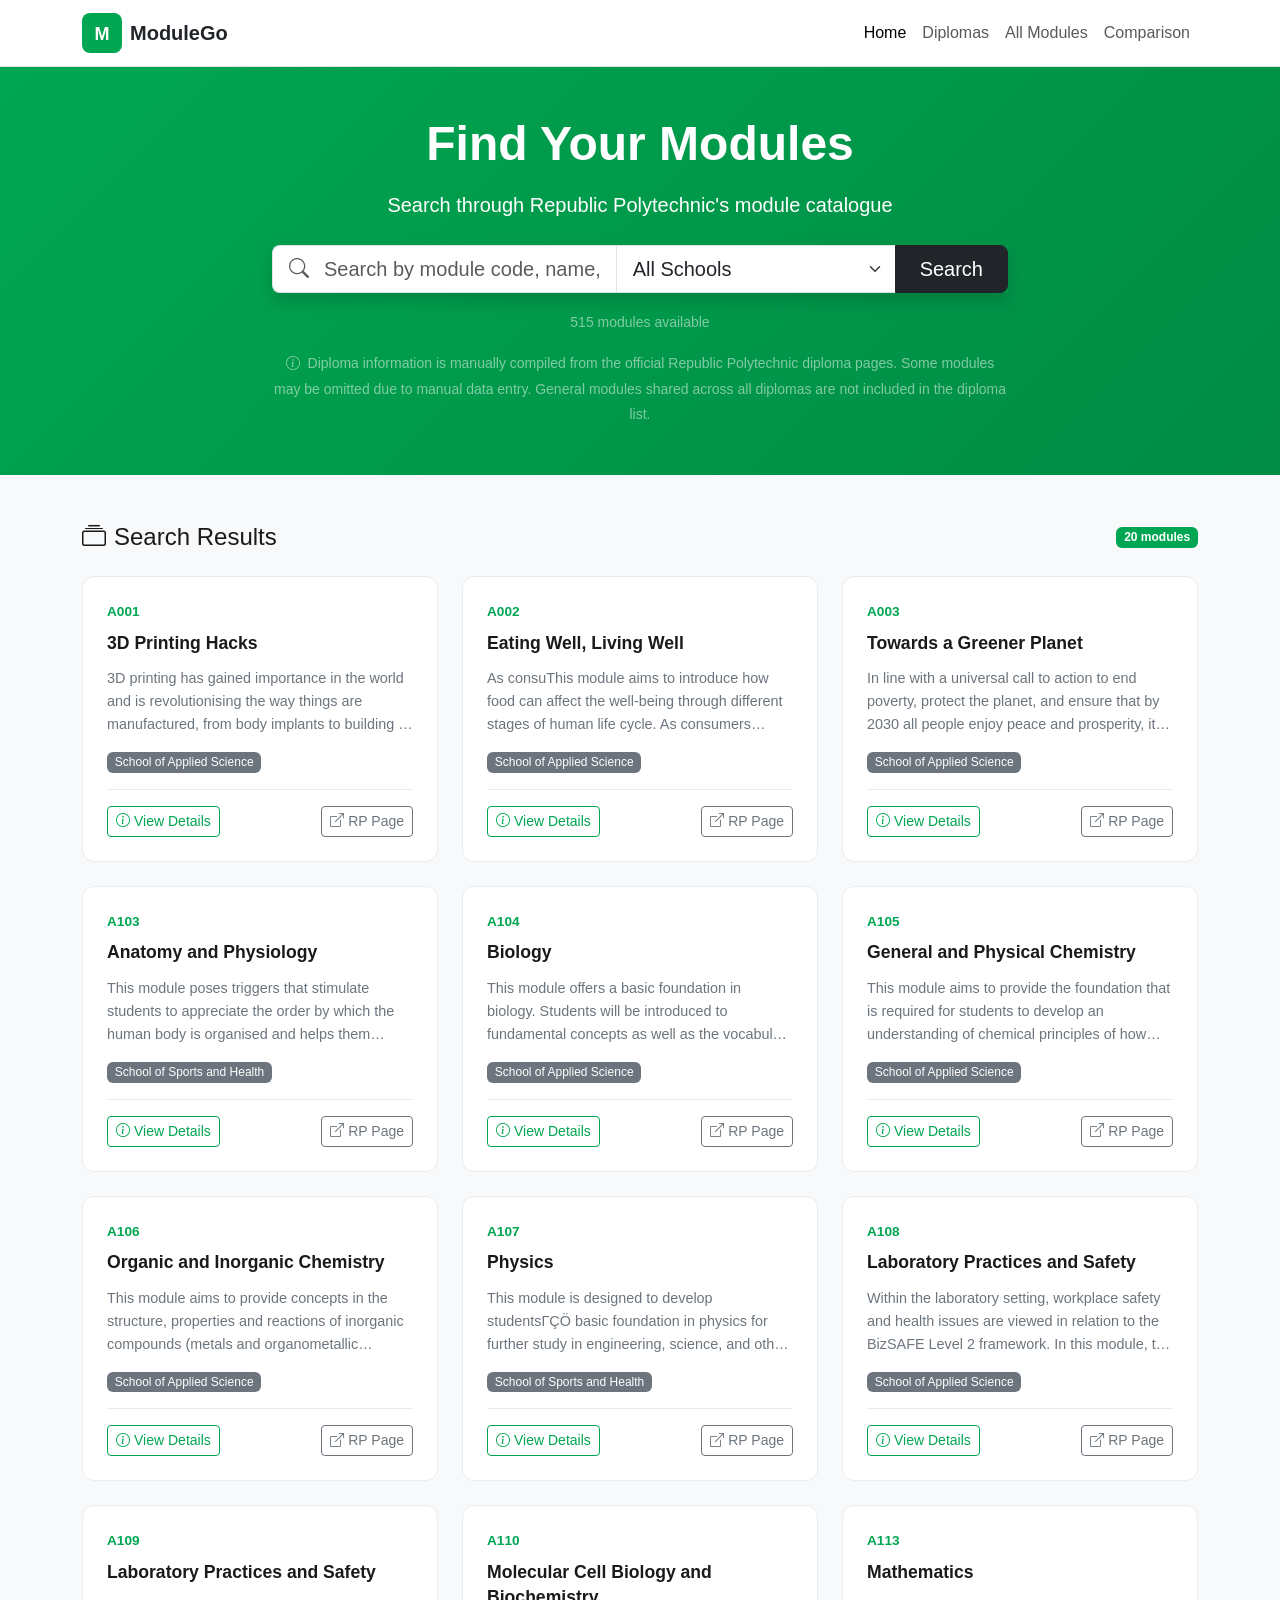
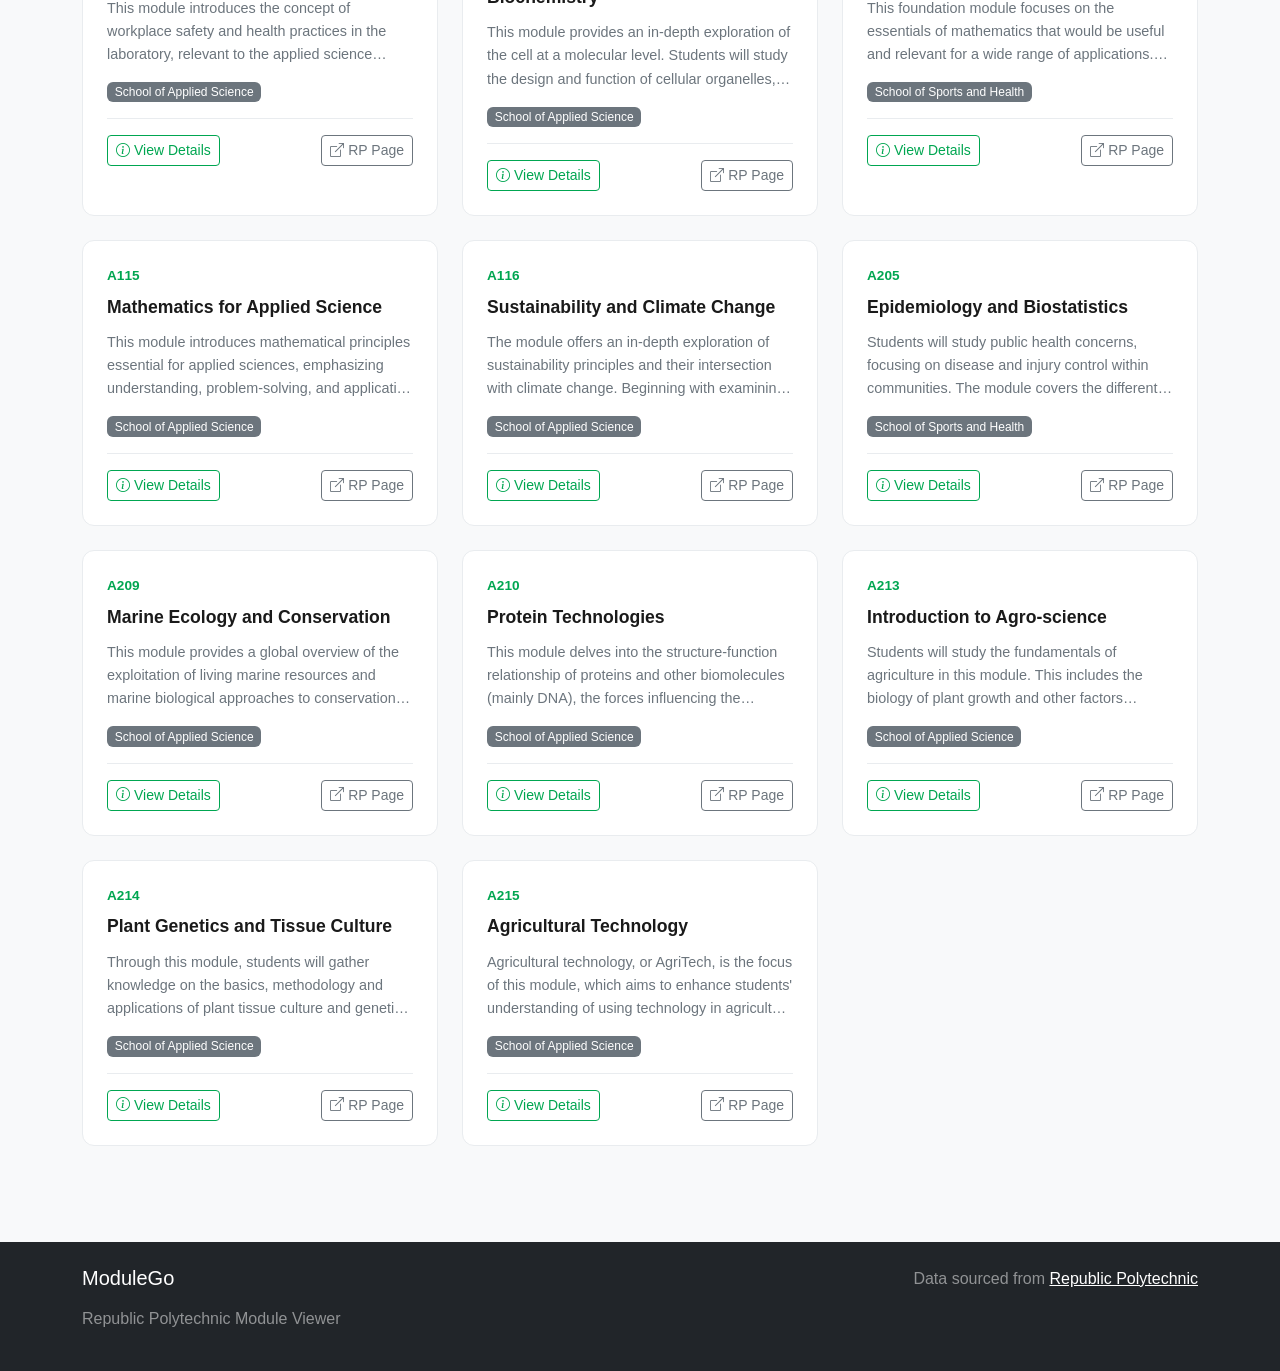
<file: index.html>
<!DOCTYPE html>
<html lang="en">
<head>
    <meta charset="UTF-8">
    <meta name="viewport" content="width=device-width, initial-scale=1.0">
    <title>ModuleGo - Republic Polytechnic Module Viewer</title>
    <link href="https://cdn.jsdelivr.net/npm/bootstrap@5.3.3/dist/css/bootstrap.min.css" rel="stylesheet">
    <link href="https://cdn.jsdelivr.net/npm/bootstrap-icons@1.11.3/font/bootstrap-icons.min.css" rel="stylesheet">
    <link href="css/styles.css" rel="stylesheet">
</head>
<body>
    <header class="bg-white border-bottom sticky-top">
        <nav class="navbar navbar-expand-lg">
            <div class="container">
                <a class="navbar-brand d-flex align-items-center gap-2" href="index.html">
                    <div class="rp-logo">
                        <svg viewBox="0 0 40 40" width="40" height="40">
                            <rect width="40" height="40" rx="8" fill="#00A651"/>
                            <text x="50%" y="55%" dominant-baseline="middle" text-anchor="middle" fill="white" font-size="18" font-weight="bold" font-family="Arial">M</text>
                        </svg>
                    </div>
                    <span class="fw-bold text-dark">ModuleGo</span>
                </a>
                <button class="navbar-toggler" type="button" data-bs-toggle="collapse" data-bs-target="#navbarNav">
                    <span class="navbar-toggler-icon"></span>
                </button>
                <div class="collapse navbar-collapse" id="navbarNav">
                    <ul class="navbar-nav ms-auto">
                        <li class="nav-item">
                            <a class="nav-link active" href="index.html">Home</a>
                        </li>
                        <li class="nav-item">
                            <a class="nav-link" href="https://www.rp.edu.sg/education/diplomas/" target="_blank">Diplomas</a>
                        </li>
                        <li class="nav-item">
                            <a class="nav-link" href="https://www.rp.edu.sg/education/modules/" target="_blank">All Modules</a>
                        </li>
                        <li class="nav-item">
                            <a class="nav-link" href="comparison.html">Comparison</a>
                        </li>
                    </ul>
                </div>
            </div>
        </nav>
    </header>

    <main>
        <section class="hero-section bg-primary text-white py-5">
            <div class="container">
                <div class="row justify-content-center">
                    <div class="col-lg-8 text-center">
                        <h1 class="display-5 fw-bold mb-3">Find Your Modules</h1>
                        <p class="lead mb-4">Search through Republic Polytechnic's module catalogue</p>
                        <div class="search-container position-relative">
                            <div class="input-group input-group-lg shadow">
                                <span class="input-group-text bg-white border-end-0">
                                    <i class="bi bi-search text-muted"></i>
                                </span>
                                <input 
                                    type="text" 
                                    id="searchInput" 
                                    class="form-control border-start-0 ps-0" 
                                    placeholder="Search by module code, name, or keyword..."
                                    autocomplete="off"
                                ><select id="schoolFilter" class="form-select" style="max-width: 280px;">
                                    <option value="all">All Schools</option>
                                    <option value="School of Applied Science">School of Applied Science</option>
                                    <option value="School of Engineering">School of Engineering</option>
                                    <option value="School of Infocomm">School of Infocomm</option>
                                    <option value="School of Hospitality">School of Hospitality</option>
                                    <option value="School of Management and Communication">School of Management and Communication</option>
                                    <option value="School of Sports, Health and Leisure">School of Sports, Health and Leisure</option>
                                    <option value="School of Technology for the Arts">School of Technology for the Arts</option>
                                </select>
                                <button id="searchBtn" class="btn btn-dark px-4" type="button">
                                    Search
                                </button>
                            </div>
                        </div>
                        <div class="mt-3">
                            <small class="text-white-50">
                                <span id="moduleCount">0</span> modules available
                            </small>
                        </div>
                        <!-- NEW: Diploma information note -->
                        <div class="mt-3">
                            <small class="text-white-50">
                                <i class="bi bi-info-circle me-1"></i>
                                Diploma information is manually compiled from the official Republic Polytechnic diploma pages. Some modules may be omitted due to manual data entry. General modules shared across all diplomas are not included in the diploma list.
                            </small>
                        </div>
                    </div>
                </div>
            </div>
        </section>

        <section class="results-section py-5">
            <div class="container">
                <div class="d-flex justify-content-between align-items-center mb-4">
                    <h2 class="h4 mb-0">
                        <i class="bi bi-collection me-2"></i>Search Results
                    </h2>
                    <span id="resultsCount" class="badge bg-primary">0 modules</span>
                </div>

                <div id="loadingSpinner" class="text-center py-5 d-none">
                    <div class="spinner-border text-primary" role="status">
                        <span class="visually-hidden">Loading...</span>
                    </div>
                    <p class="mt-3 text-muted">Loading modules...</p>
                </div>

                <div id="noResults" class="text-center py-5 d-none">
                    <i class="bi bi-inbox display-1 text-muted"></i>
                    <h3 class="mt-3 text-muted">No modules found</h3>
                    <p class="text-muted">Try a different search term</p>
                </div>

                <div id="resultsContainer" class="row g-4">
                </div>
            </div>
        </section>
    </main>

    <div class="modal fade" id="moduleModal" tabindex="-1" aria-labelledby="moduleModalLabel" aria-hidden="true">
        <div class="modal-dialog modal-lg modal-dialog-scrollable">
            <div class="modal-content">
                <div class="modal-header">
                    <h5 class="modal-title" id="moduleModalLabel">Module Details</h5>
                    <button type="button" class="btn-close" data-bs-dismiss="modal" aria-label="Close"></button>
                </div>
                <div class="modal-body" id="moduleModalBody">
                </div>
            </div>
        </div>
    </div>

    <footer class="bg-dark text-white py-4 mt-5">
        <div class="container">
            <div class="row">
                <div class="col-md-6">
                    <h5 class="mb-3">ModuleGo</h5>
                    <p class="text-white-50">Republic Polytechnic Module Viewer</p>
                </div>
                <div class="col-md-6 text-md-end">
                    <p class="text-white-50 mb-0">
                        Data sourced from <a href="https://www.rp.edu.sg" class="text-white" target="_blank">Republic Polytechnic</a>
                    </p>
                </div>
            </div>
        </div>
    </footer>

    <script src="https://cdn.jsdelivr.net/npm/bootstrap@5.3.3/dist/js/bootstrap.bundle.min.js"></script>
    <script src="js/data.js"></script>
    <script src="js/ui.js"></script>
    <script src="js/search.js"></script>
    <script src="js/detail.js"></script>
    <script src="js/app.js"></script>
</body>
</html>
</file>
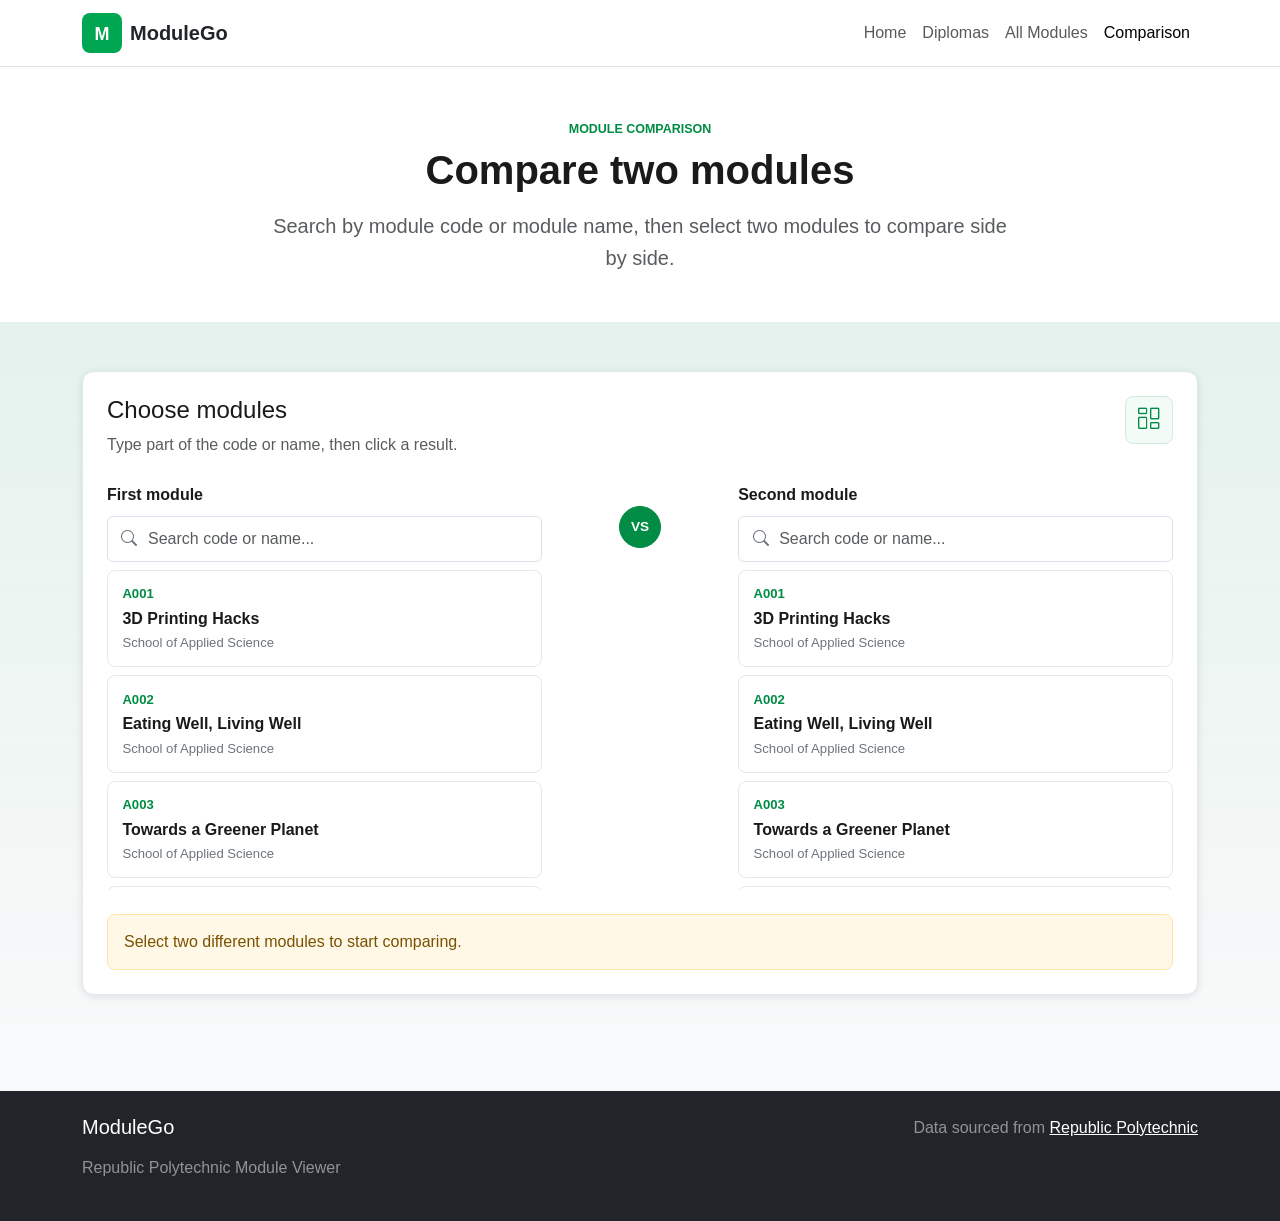
<file: comparison.html>
<!DOCTYPE html>
<html lang="en">
<head>
    <meta charset="UTF-8">
    <meta name="viewport" content="width=device-width, initial-scale=1.0">
    <title>Module Comparison - ModuleGo</title>
    <link href="https://cdn.jsdelivr.net/npm/bootstrap@5.3.3/dist/css/bootstrap.min.css" rel="stylesheet">
    <link href="https://cdn.jsdelivr.net/npm/bootstrap-icons@1.11.3/font/bootstrap-icons.min.css" rel="stylesheet">
    <link href="css/styles.css?v=4" rel="stylesheet">
</head>
<body>
    <header class="bg-white border-bottom sticky-top">
        <nav class="navbar navbar-expand-lg">
            <div class="container">
                <a class="navbar-brand d-flex align-items-center gap-2" href="index.html">
                    <div class="rp-logo">
                        <svg viewBox="0 0 40 40" width="40" height="40">
                            <rect width="40" height="40" rx="8" fill="#00A651"/>
                            <text x="50%" y="55%" dominant-baseline="middle" text-anchor="middle" fill="white" font-size="18" font-weight="bold" font-family="Arial">M</text>
                        </svg>
                    </div>
                    <span class="fw-bold text-dark">ModuleGo</span>
                </a>
                <button class="navbar-toggler" type="button" data-bs-toggle="collapse" data-bs-target="#navbarNav">
                    <span class="navbar-toggler-icon"></span>
                </button>
                <div class="collapse navbar-collapse" id="navbarNav">
                    <ul class="navbar-nav ms-auto">
                        <li class="nav-item">
                            <a class="nav-link" href="index.html">Home</a>
                        </li>
                        <li class="nav-item">
                            <a class="nav-link" href="https://www.rp.edu.sg/education/diplomas/" target="_blank">Diplomas</a>
                        </li>
                        <li class="nav-item">
                            <a class="nav-link" href="https://www.rp.edu.sg/education/modules/" target="_blank">All Modules</a>
                        </li>
                        <li class="nav-item">
                            <a class="nav-link active" href="comparison.html">Comparison</a>
                        </li>
                    </ul>
                </div>
            </div>
        </nav>
    </header>

    <main>
        <section class="comparison-page-hero py-5">
            <div class="container">
                <div class="row justify-content-center">
                    <div class="col-lg-8 text-center">
                        <span class="section-kicker">Module comparison</span>
                        <h1 class="display-6 fw-bold mb-3">Compare two modules</h1>
                        <p class="lead text-muted mb-0">Search by module code or module name, then select two modules to compare side by side.</p>
                    </div>
                </div>
            </div>
        </section>

        <section class="comparison-section py-5">
            <div class="container">
                <div class="comparison-panel">
                    <div class="d-flex flex-column flex-lg-row justify-content-between gap-3 mb-4">
                        <div>
                            <h2 class="h4 mb-2">Choose modules</h2>
                            <p class="text-muted mb-0">Type part of the code or name, then click a result.</p>
                        </div>
                        <div class="comparison-icon" aria-hidden="true">
                            <i class="bi bi-columns-gap"></i>
                        </div>
                    </div>

                    <div class="row g-3 align-items-start">
                        <div class="col-12 col-lg-5">
                            <label for="compareSearchOne" class="form-label fw-semibold">First module</label>
                            <div class="comparison-search-box">
                                <i class="bi bi-search"></i>
                                <input id="compareSearchOne" class="form-control comparison-search-input" type="text" placeholder="Search code or name..." autocomplete="off">
                            </div>
                            <div id="compareSelectedOne" class="selected-module mt-2 d-none"></div>
                            <div id="compareResultsOne" class="comparison-results mt-2"></div>
                        </div>
                        <div class="col-12 col-lg-2 text-center pt-lg-4">
                            <div class="compare-vs">VS</div>
                        </div>
                        <div class="col-12 col-lg-5">
                            <label for="compareSearchTwo" class="form-label fw-semibold">Second module</label>
                            <div class="comparison-search-box">
                                <i class="bi bi-search"></i>
                                <input id="compareSearchTwo" class="form-control comparison-search-input" type="text" placeholder="Search code or name..." autocomplete="off">
                            </div>
                            <div id="compareSelectedTwo" class="selected-module mt-2 d-none"></div>
                            <div id="compareResultsTwo" class="comparison-results mt-2"></div>
                        </div>
                    </div>

                    <div id="comparisonMessage" class="comparison-message mt-4">
                        Select two different modules to start comparing.
                    </div>

                    <div id="comparisonTableWrap" class="comparison-table-wrap mt-4 d-none">
                        <div class="table-responsive">
                            <table class="table comparison-table align-middle mb-0">
                                <thead>
                                    <tr>
                                        <th scope="col">Item</th>
                                        <th scope="col" id="compareHeaderOne">Module 1</th>
                                        <th scope="col" id="compareHeaderTwo">Module 2</th>
                                    </tr>
                                </thead>
                                <tbody id="comparisonTableBody">
                                </tbody>
                            </table>
                        </div>
                    </div>
                </div>
            </div>
        </section>
    </main>

    <footer class="bg-dark text-white py-4 mt-5">
        <div class="container">
            <div class="row">
                <div class="col-md-6">
                    <h5 class="mb-3">ModuleGo</h5>
                    <p class="text-white-50">Republic Polytechnic Module Viewer</p>
                </div>
                <div class="col-md-6 text-md-end">
                    <p class="text-white-50 mb-0">
                        Data sourced from <a href="https://www.rp.edu.sg" class="text-white" target="_blank">Republic Polytechnic</a>
                    </p>
                </div>
            </div>
        </div>
    </footer>

    <script src="https://cdn.jsdelivr.net/npm/bootstrap@5.3.3/dist/js/bootstrap.bundle.min.js"></script>
    <script src="js/data.js"></script>
    <script src="js/comparison.js"></script>
</body>
</html>
</file>
<file: css/styles.css>
:root {
    --rp-green: #00A651;
    --rp-green-dark: #008C44;
    --rp-green-light: #E6F7EE;
    --rp-black: #1a1a1a;
    --rp-white: #ffffff;
    --rp-gray: #6c757d;
    --rp-gray-light: #f8f9fa;
    --rp-shadow: 0 2px 8px rgba(0, 0, 0, 0.1);
    --rp-shadow-hover: 0 4px 16px rgba(0, 0, 0, 0.15);
    --rp-transition: all 0.2s ease;
}

* {
    box-sizing: border-box;
}

body {
    font-family: -apple-system, BlinkMacSystemFont, 'Segoe UI', Roboto, 'Helvetica Neue', Arial, sans-serif;
    color: var(--rp-black);
    background-color: var(--rp-gray-light);
    line-height: 1.6;
}

.bg-primary {
    background-color: var(--rp-green) !important;
}

.text-primary {
    color: var(--rp-green) !important;
}

.btn-primary {
    background-color: var(--rp-green);
    border-color: var(--rp-green);
}

.btn-primary:hover {
    background-color: var(--rp-green-dark);
    border-color: var(--rp-green-dark);
}

.nav-link {
    font-weight: 500;
}

.nav-link:hover,
.nav-link:focus {
    color: var(--rp-green);
}

.hero-section {
    background: linear-gradient(135deg, var(--rp-green) 0%, var(--rp-green-dark) 100%);
    padding: 3rem 0;
}

.comparison-page-hero {
    background: var(--rp-white);
    border-bottom: 1px solid #e7edf2;
}

.search-container .form-control {
    border-color: #dee2e6;
}

.search-container .form-control:focus {
    box-shadow: none;
    border-color: var(--rp-green);
}

.search-container .input-group-text {
    border-color: #dee2e6;
}

.comparison-section {
    background:
        linear-gradient(180deg, rgba(0, 166, 81, 0.08), rgba(248, 249, 250, 0)),
        var(--rp-gray-light);
}

.comparison-panel {
    background: var(--rp-white);
    border: 1px solid #e3e8ee;
    border-radius: 12px;
    box-shadow: var(--rp-shadow);
    padding: 1.5rem;
}

.section-kicker {
    color: var(--rp-green-dark);
    display: inline-block;
    font-size: 0.78rem;
    font-weight: 700;
    letter-spacing: 0;
    margin-bottom: 0.35rem;
    text-transform: uppercase;
}

.comparison-icon {
    align-items: center;
    background: #f3fbf7;
    border: 1px solid #cceedd;
    border-radius: 8px;
    color: var(--rp-green-dark);
    display: flex;
    flex: 0 0 auto;
    font-size: 1.35rem;
    height: 48px;
    justify-content: center;
    width: 48px;
}

.comparison-select {
    border-color: #d9e2ec;
    min-height: 46px;
}

.comparison-select:focus {
    border-color: var(--rp-green);
    box-shadow: 0 0 0 0.2rem rgba(0, 166, 81, 0.16);
}

.comparison-search-box {
    position: relative;
}

.comparison-search-box .bi-search {
    color: var(--rp-gray);
    left: 0.9rem;
    position: absolute;
    top: 50%;
    transform: translateY(-50%);
    z-index: 2;
}

.comparison-search-input {
    border-color: #d9e2ec;
    min-height: 46px;
    padding-left: 2.5rem;
}

.comparison-search-input:focus {
    border-color: var(--rp-green);
    box-shadow: 0 0 0 0.2rem rgba(0, 166, 81, 0.16);
}

.selected-module {
    align-items: center;
    background: var(--rp-green-light);
    border: 1px solid #bfe8d0;
    border-radius: 8px;
    color: var(--rp-black);
    display: flex;
    gap: 0.75rem;
    justify-content: space-between;
    padding: 0.75rem 0.9rem;
}

.selected-module strong {
    color: var(--rp-green-dark);
    margin-right: 0.35rem;
}

.selected-module button {
    align-items: center;
    background: var(--rp-white);
    border: 1px solid #bfe8d0;
    border-radius: 6px;
    color: var(--rp-green-dark);
    display: inline-flex;
    flex: 0 0 auto;
    height: 30px;
    justify-content: center;
    transition: var(--rp-transition);
    width: 30px;
}

.selected-module button:hover {
    background: var(--rp-green);
    color: var(--rp-white);
}

.comparison-results {
    display: grid;
    gap: 0.5rem;
    max-height: 320px;
    overflow-y: auto;
}

.comparison-result {
    background: var(--rp-white);
    border: 1px solid #e1e8ef;
    border-radius: 8px;
    display: grid;
    gap: 0.2rem;
    padding: 0.8rem 0.9rem;
    text-align: left;
    transition: var(--rp-transition);
    width: 100%;
}

.comparison-result:hover,
.comparison-result:focus {
    border-color: var(--rp-green);
    box-shadow: 0 4px 14px rgba(0, 166, 81, 0.12);
    outline: none;
}

.comparison-result-code {
    color: var(--rp-green-dark);
    font-size: 0.82rem;
    font-weight: 700;
}

.comparison-result-name {
    color: var(--rp-black);
    font-weight: 600;
    line-height: 1.35;
}

.comparison-result-school {
    color: var(--rp-gray);
    font-size: 0.82rem;
}

.comparison-empty-result {
    background: #f6f8fa;
    border: 1px dashed #cfd8e3;
    border-radius: 8px;
    color: var(--rp-gray);
    padding: 0.85rem 1rem;
}

.compare-vs {
    align-items: center;
    background: var(--rp-green-dark);
    border: 1px solid var(--rp-green-dark);
    border-radius: 999px;
    color: var(--rp-white);
    display: inline-flex;
    font-size: 0.85rem;
    font-weight: 700;
    height: 42px;
    justify-content: center;
    width: 42px;
}

.comparison-message {
    background: #fff8e6;
    border: 1px solid #ffe4a3;
    border-radius: 8px;
    color: #795100;
    padding: 0.9rem 1rem;
}

.comparison-table-wrap {
    border: 1px solid #e3e8ee;
    border-radius: 10px;
    overflow: hidden;
}

.comparison-table {
    background: var(--rp-white);
}

.comparison-table thead th {
    background: #dff4e8 !important;
    color: var(--rp-green-dark);
    font-size: 0.9rem;
    padding: 1rem;
}

.comparison-table tbody th {
    background: #f6faf8;
    color: var(--rp-green-dark);
    font-weight: 700;
    width: 18%;
}

.comparison-table td,
.comparison-table tbody th {
    border-color: #e7edf2;
    padding: 1rem;
    vertical-align: top;
}

.comparison-table tbody tr:nth-child(1) td,
.comparison-table tbody tr:nth-child(2) td {
    color: var(--rp-green-dark);
    font-weight: 600;
}

.module-card {
    background: var(--rp-white);
    border-radius: 12px;
    border: 1px solid #e9ecef;
    padding: 1.5rem;
    height: 100%;
    transition: var(--rp-transition);
    cursor: pointer;
}

.module-card:hover {
    box-shadow: var(--rp-shadow-hover);
    transform: translateY(-2px);
    border-color: var(--rp-green);
}

.module-card .module-code {
    font-size: 0.85rem;
    font-weight: 600;
    color: var(--rp-green);
    text-transform: uppercase;
}

.module-card .module-name {
    font-size: 1.1rem;
    font-weight: 600;
    color: var(--rp-black);
    margin: 0.5rem 0;
    line-height: 1.4;
}

.module-card .module-description {
    font-size: 0.9rem;
    color: var(--rp-gray);
    margin: 0.75rem 0;
    display: -webkit-box;
    -webkit-line-clamp: 3;
    -webkit-box-orient: vertical;
    overflow: hidden;
}

.module-card .module-meta {
    display: flex;
    flex-wrap: wrap;
    gap: 0.5rem;
    margin-top: 1rem;
}

.module-card .badge {
    font-weight: 500;
    font-size: 0.75rem;
}

.module-card .card-actions {
    display: flex;
    justify-content: space-between;
    align-items: center;
    margin-top: 1rem;
    padding-top: 1rem;
    border-top: 1px solid #e9ecef;
}

.module-card .btn-outline-primary {
    color: var(--rp-green);
    border-color: var(--rp-green);
}

.module-card .btn-outline-primary:hover {
    background-color: var(--rp-green);
    border-color: var(--rp-green);
    color: var(--rp-white);
}

.module-detail-header {
    background: var(--rp-green-light);
    padding: 1.5rem;
    border-radius: 8px;
    margin-bottom: 1.5rem;
}

.module-detail-header .module-code {
    font-size: 1rem;
    font-weight: 600;
    color: var(--rp-green);
}

.module-detail-header .module-name {
    font-size: 1.5rem;
    font-weight: 700;
    color: var(--rp-black);
    margin: 0.5rem 0;
}

.spinner-border {
    width: 3rem;
    height: 3rem;
}

@media (max-width: 768px) {
    .hero-section {
        padding: 2rem 0;
    }

    .hero-section h1 {
        font-size: 1.75rem;
    }

    .module-card .module-description {
        -webkit-line-clamp: 2;
    }

    .modal-dialog {
        margin: 0.5rem;
    }

    .comparison-panel {
        padding: 1rem;
    }

    .comparison-table tbody th {
        min-width: 120px;
    }
}

@media (max-width: 576px) {
    .module-card .card-actions {
        flex-direction: column;
        gap: 0.5rem;
    }

    .module-card .card-actions .btn {
        width: 100%;
    }
}
</file>
